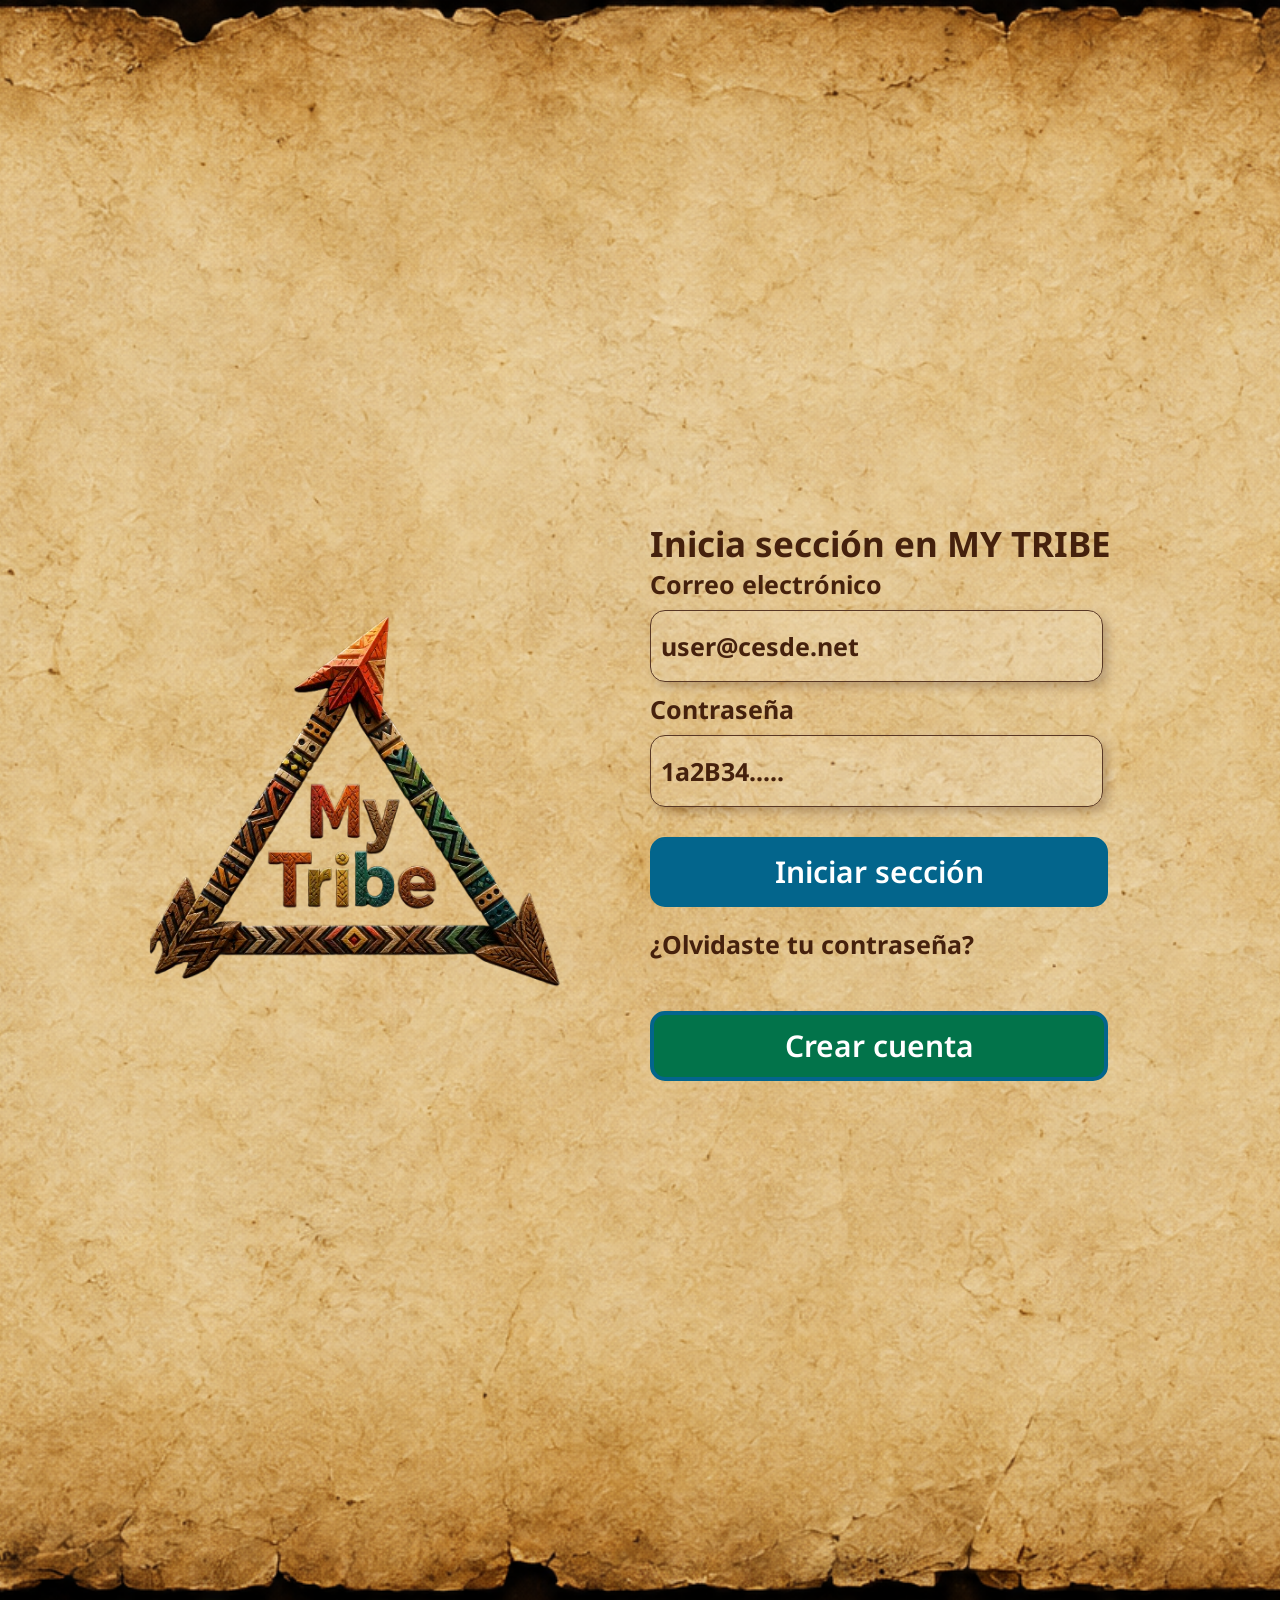
<file: index.html>
<!DOCTYPE html>
<html lang="es">
<head>
    <meta charset="UTF-8">
    <meta name="viewport" content="width=device-width, initial-scale=1.0">
    <title>My tribe</title>
    <link rel="preconnect" href="https://fonts.googleapis.com">
    <link rel="preconnect" href="https://fonts.gstatic.com" crossorigin>
    <link href="https://fonts.googleapis.com/css2?family=Noto+Sans:wdth,wght@62.5..100,100..900&display=swap" rel="stylesheet">
    <link rel="stylesheet" href="css/style-login.css">
</head>

<body>
    
    <div id="container">
        <div id="grid1">
           <div class="caja" id="logo">
                <img src="img/LOGO.png" alt="Logo de My tribe">
           </div>
           <div class="caja" id="login">
            
                <div class="campos">
                    <h1>Inicia sección en MY TRIBE</h1>
                </div>
            
                <form action="principal.html" class="formularioLogin">
                    <div class="campos">
                        <label for="email">Correo electrónico</label>
                        <input type="text" id="email" name="email" placeholder="user@cesde.net" required>
                    </div>
                    
                    <div class="campos">
                        <label for="contraseña">Contraseña</label>
                        <input type="password" id="contraseña" name="contraseña" placeholder="1a2B34....." minlength="8" required>
                    </div>
                    <div class="campos">
                        <button type="submit" class="boton">Iniciar sección</button>
                    </div>
                    
                </form>
                <div class="campos">
                    <a href="passwordRecuperacion.html">¿Olvidaste tu contraseña?</a>
                </div>
                

                
                <form action="h_u_5.html" class="formularioLogin">
                    <div class="campos">
                        <button type="submit" class="boton1">Crear cuenta</button>
                    </div>
                </form>
                
           </div>
        </div>
    </div>

</body>
</html>
</file>
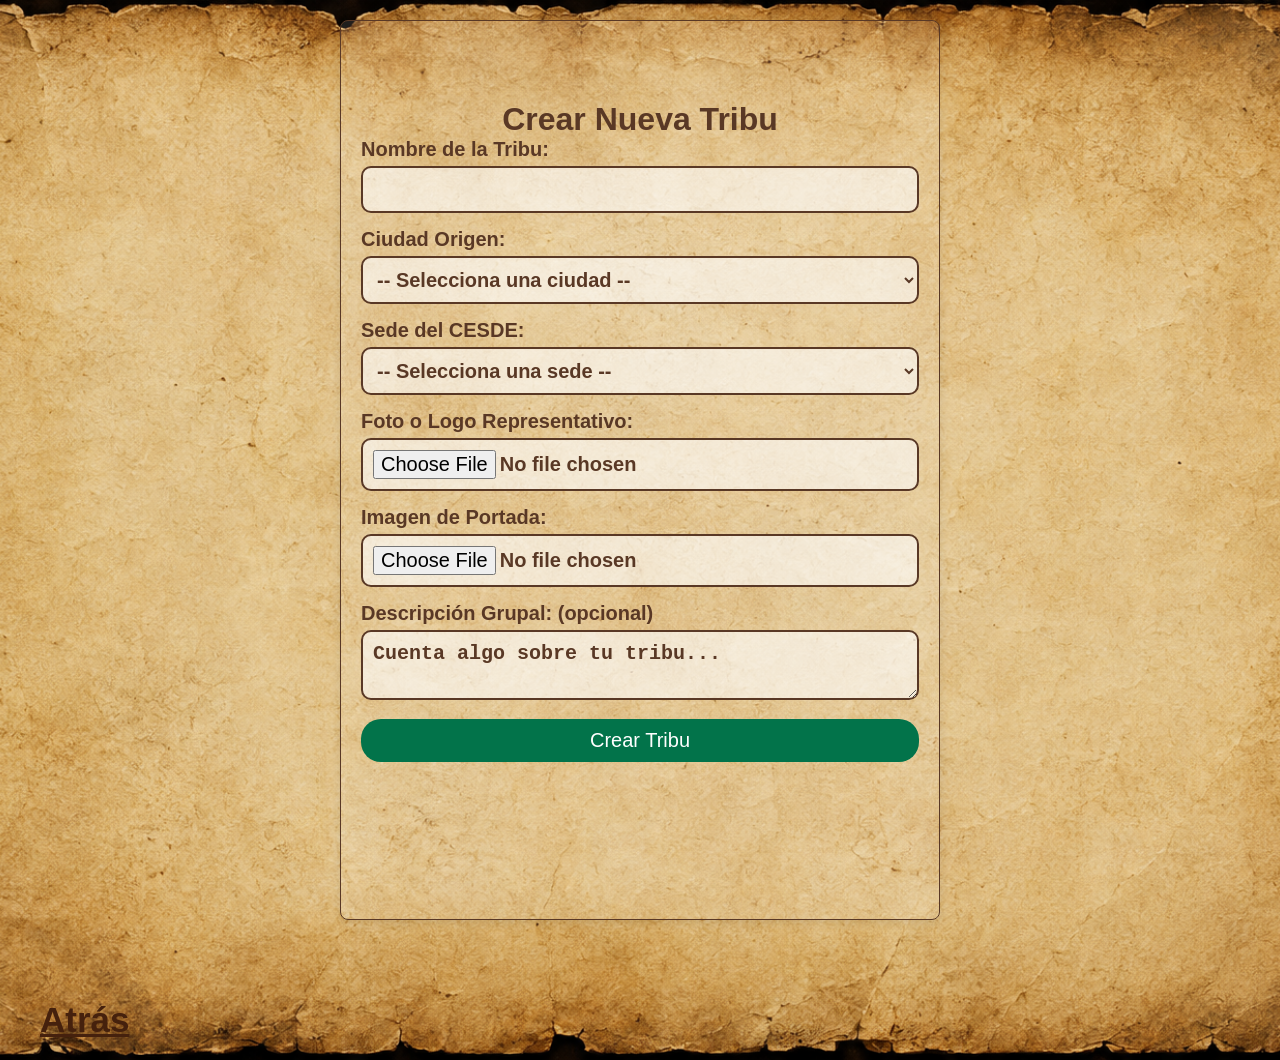
<file: crear_tribu.html>
<!DOCTYPE html>
<html lang="es">

<head>
    <meta charset="UTF-8">
    <meta name="viewport" content="width=device-width, initial-scale=1.0">
    <title>Perfil de Usuario</title>
    <link rel="stylesheet" href="css/crear una tribu.css"> <!-- Asegúrate de crear este archivo -->
</head>

<body>
    <div class="container">
        <h1>Crear Nueva Tribu</h1>
        <form action="guardar_perfil.php" method="POST" enctype="multipart/form-data">
            <div class="form-group">
                <label for="nombre">Nombre de la Tribu:</label>
                <input type="text" id="nombre" name="nombre" required>
            </div>

            <div class="form-group">
                <label for="ciudad">Ciudad Origen:</label>
                <select id="ciudad" name="ciudad" required>
                    <option value="">-- Selecciona una ciudad --</option>
                    <option value="medellin">Medellín</option>
                    <option value="bogota">Bogotá</option>
                    <option value="cali">Cali</option>
                    <option value="barranquilla">Barranquilla</option>
                    <option value="cartagena">Cartagena</option>
                    <option value="bucaramanga">Bucaramanga</option>
                    <option value="pereira">Pereira</option>
                    <option value="manizales">Manizales</option>
                    <option value="ibague">Ibagué</option>
                    <option value="santa_marta">Santa Marta</option>
                </select>
            </div>

            <div class="form-group">
                <label for="sede">Sede del CESDE:</label>
                <select id="sede" name="sede" required>
                    <option value="">-- Selecciona una sede --</option>
                    <option value="cesde_centro">CESDE Centro</option>
                    <option value="cesde_norte">CESDE Norte</option>
                    <option value="cesde_sur">CESDE Sur</option>
                    <option value="cesde_occidente">CESDE Occidente</option>
                    <option value="cesde_bello">CESDE Bello</option>
                    <option value="cesde_envigado">CESDE Envigado</option>
                    <option value="cesde_itagui">CESDE Itagüí</option>
                    <option value="cesde_rionegro">CESDE Rionegro</option>
                </select>
            </div>

            <div class="form-group">
                <label>Foto o Logo Representativo:</label>
                <div class="imagen-upload">
                    <input type="file" id="logo" name="logo" accept="image/*">
                </div>
            </div>

            <div class="form-group">
                <label>Imagen de Portada:</label>
                <div class="imagen-upload">
                    <input type="file" id="portada" name="portada" accept="image/*">
                </div>
            </div>

            <div class="form-group">
                <label for="descripcion">Descripción Grupal: <span class="opcional">(opcional)</span></label>
                <textarea id="descripcion" name="descripcion" placeholder="Cuenta algo sobre tu tribu..."></textarea>
            </div>

            <button type="submit" class="btn-crear">Crear Tribu</button>
        </form>
    </div>
    <a href="index.html">Atrás</a>
</body>

</html>
</file>
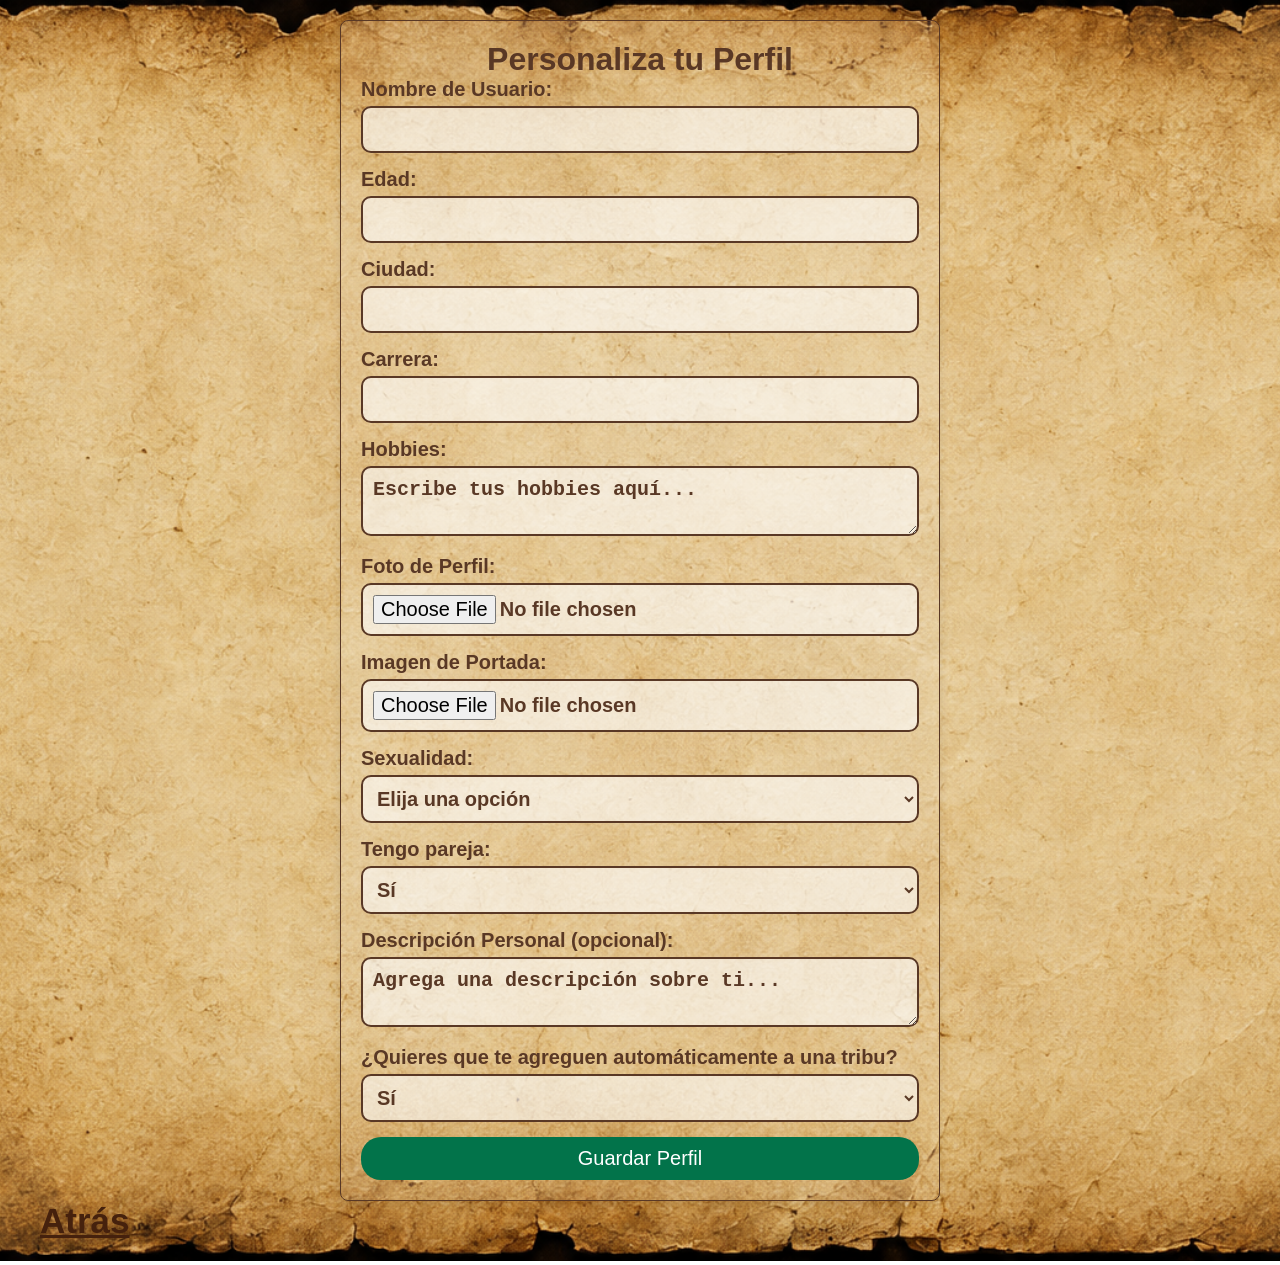
<file: h_u_5.html>
<!DOCTYPE html>
<html lang="es">

<head>
    <meta charset="UTF-8">
    <meta name="viewport" content="width=device-width, initial-scale=1.0">
    <title>Perfil de Usuario</title>
    <link rel="stylesheet" href="css/h_u_5.css"> <!-- Asegúrate de crear este archivo -->
</head>

<body>
    <div class="container">
        <h1>Personaliza tu Perfil</h1>
        <form action="guardar_perfil.php" method="POST" enctype="multipart/form-data">
            <div class="form-group">
                <label for="username">Nombre de Usuario:</label>
                <input type="text" id="username" name="username" required>
            </div>

            <div class="form-group">
                <label for="edad">Edad:</label>
                <input type="number" id="edad" name="edad" required>
            </div>

            <div class="form-group">
                <label for="ciudad">Ciudad:</label>
                <input type="text" id="ciudad" name="ciudad" required>
            </div>

            <div class="form-group">
                <label for="carrera">Carrera:</label>
                <input type="text" id="carrera" name="carrera" required>
            </div>

            <div class="form-group">
                <label for="hobbies">Hobbies:</label>
                <textarea id="hobbies" name="hobbies" placeholder="Escribe tus hobbies aquí..."></textarea>
            </div>

            <div class="form-group">
                <label for="foto-perfil">Foto de Perfil:</label>
                <input type="file" id="foto-perfil" name="foto-perfil" accept="image/*">
            </div>

            <div class="form-group">
                <label for="imagen-portada">Imagen de Portada:</label>
                <input type="file" id="imagen-portada" name="imagen-portada" accept="image/*">
            </div>

            <div class="form-group">
                <label for="sexualidad">Sexualidad:</label>
                <select id="sexualidad" name="sexualidad">
                    <option selected >Elija una opción</option>
                    <option value="heterosexual">Heterosexual</option>
                    <option value="homosexual">Homosexual</option>
                    <option value="bisexual">Bisexual</option>
                    <option value="otro">Otro</option>
                </select>
            </div>

            <div class="form-group">
                <label for="pareja">Tengo pareja:</label>
                <select class="campos" id="pareja" name="pareja">
                    <option value="sí">Sí</option>
                    <option value="no">No</option>
                    <option value="privado">Prefiero mantenerlo privado</option>
                </select>
            </div>

            <div class="form-group">
                <label for="descripcion">Descripción Personal (opcional):</label>
                <textarea id="descripcion" name="descripcion" placeholder="Agrega una descripción sobre ti..."></textarea>
            </div>

            <div class="form-group">
                <label for="tribu">¿Quieres que te agreguen automáticamente a una tribu?</label>
                <select class="campos" id="tribu" name="tribu">
                    <option value="sí">Sí</option>
                    <option value="no">No, notificar y dar autorización.</option>
                </select>
            </div>

            <button type="submit">Guardar Perfil</button>
        </form>
    </div>
    <a href="index.html">Atrás</a>
</body>

</html>
</file>
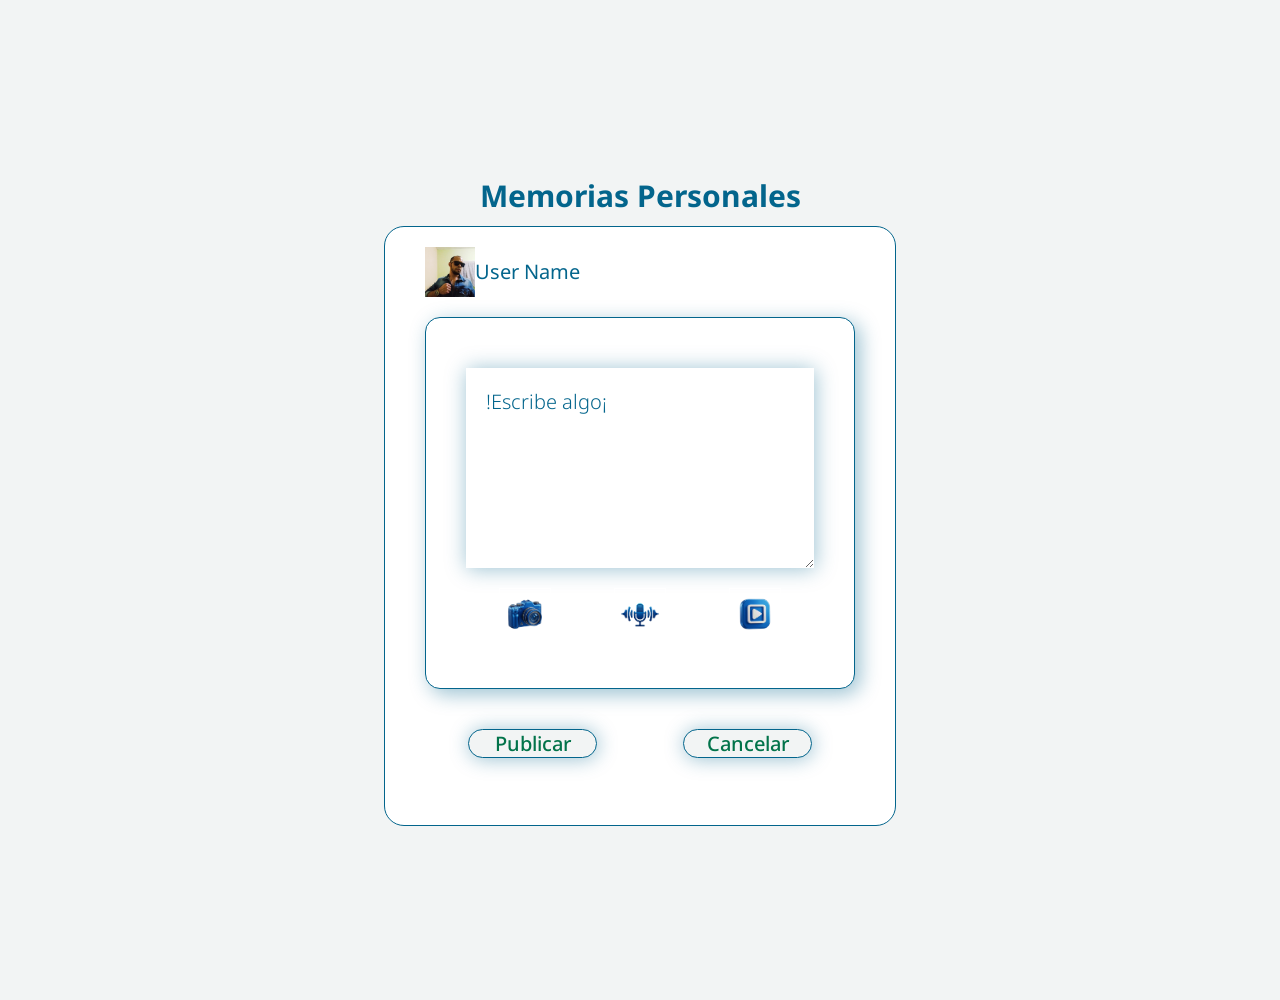
<file: HU-17.html>
<!DOCTYPE html>
<html lang="es">
<head>
    <meta charset="UTF-8">
    <meta name="viewport" content="width=device-width, initial-scale=1.0">
    <link rel="preconnect" href="https://fonts.googleapis.com">
   <link rel="preconnect" href="https://fonts.gstatic.com" crossorigin>
   <link href="https://fonts.googleapis.com/css2?family=Noto+Sans:wdth,wght@62.5..100,100..900&display=swap" rel="stylesheet">
   <link rel="stylesheet" href="/css/HU-17.css">
  
  </head>
    <title>My tribe</title>
  </head>

<body>
    <div class="container">
         
        <div id="titulo">
             <h1>Memorias Personales</h1>
        </div>

        <div id="caja">
            <div id="profile">
                <img src="img/profile.png" alt="Imagen de perfil" id="perfil" width="50px">
                <h2>User Name</h2>
            </div>

            <div id="formulario">
                <form action="#" id="form-1">
                    <div id="areaTexto">
                        <textarea name="texto-compartido" id="texto" cols="30" rows="1" placeholder="!Escribe algo¡"></textarea>
                    </div>

                    <div id="container-campos">
                        <div class="campos">
                            <label for="Fotos" title="!Sube una foto o imagen¡">
                                <img src="/img/foto.png" alt="icono de fotos" width="50px">
                            </label>
                            <input type="file" id="Fotos" accept="image/*" multiple hidden>
                        </div>
                        <div class="campos">
                            <label for="Audio" title="!Graba un audio¡">
                            <img src="/img/audio.png" alt="icono de audio" width="50px">
                            </label>
                            <input type="file" id="Audio" accept="audio/*" hidden>
                        </div>
                        <div class="campos">
                            <label for="Video" title="!Sube un video¡">
                                <img src="/img/video.png" alt="icono de video" width="50px">
                            </label> 
                            <input type="file" id="Video" accept="video/*" hidden>
                        </div>
                    </div>
                </form>
            </div>
            <div id="form-2">
                <button class="boton" form="form-1">Publicar</button>
                <a class="boton" href="#" id="cancel">Cancelar</a>
            </div>
            
        </div>
        
    </div>
</body>
</html>
</file>
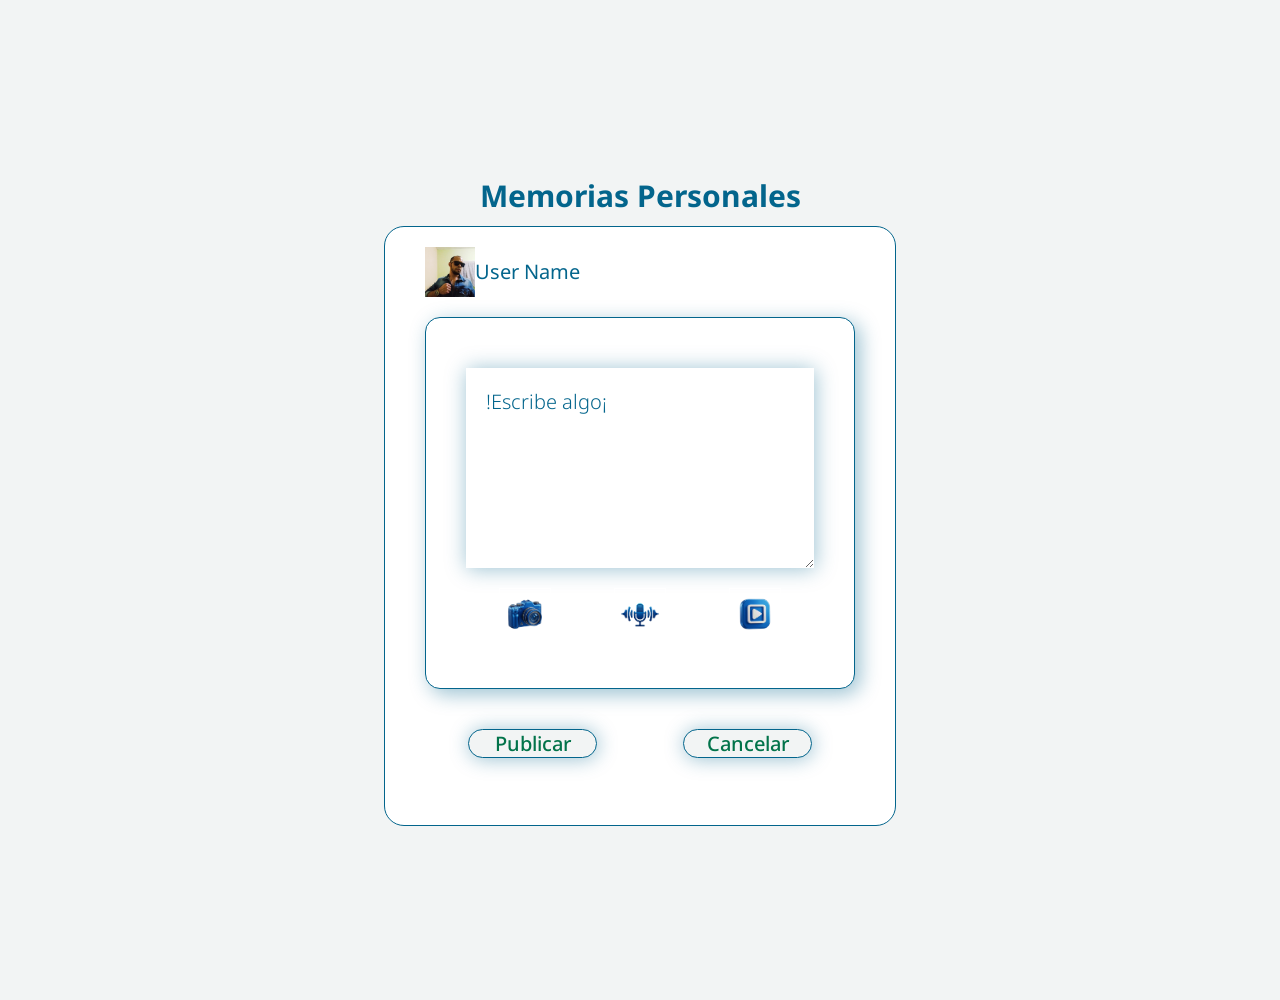
<file: HU-19.HTML>
<!DOCTYPE html>
<html lang="es">
<head>
    <meta charset="UTF-8">
    <meta name="viewport" content="width=device-width, initial-scale=1.0">
    <link rel="preconnect" href="https://fonts.googleapis.com">
   <link rel="preconnect" href="https://fonts.gstatic.com" crossorigin>
   <link href="https://fonts.googleapis.com/css2?family=Noto+Sans:wdth,wght@62.5..100,100..900&display=swap" rel="stylesheet">
   <link rel="stylesheet" href="css/HU-19.css">
  
  </head>
    <title>My tribe</title>
  </head>

<body>
    <div class="container">
         
        <div id="titulo">
             <h1>Memorias Personales</h1>
        </div>

        <div id="caja">
            <div id="profile">
                <img src="img/profile.png" alt="Imagen de perfil" id="perfil" width="50px">
                <h2>User Name</h2>
            </div>

            <div id="formulario">
                <form action="#" id="form-1">
                    <div id="areaTexto">
                        <textarea name="texto-compartido" id="texto" cols="30" rows="1" placeholder="!Escribe algo¡"></textarea>
                    </div>

                    <div id="container-campos">
                        <div class="campos">
                            <label for="Fotos" title="!Sube una foto o imagen¡">
                                <img src="img/foto.png" alt="icono de fotos" width="50px">
                            </label>
                            <input type="file" id="Fotos" accept="image/*" multiple hidden>
                        </div>
                        <div class="campos">
                            <label for="Audio" title="!Graba un audio¡">
                            <img src="img/audio.png" alt="icono de audio" width="50px">
                            </label>
                            <input type="file" id="Audio" accept="audio/*" hidden>
                        </div>
                        <div class="campos">
                            <label for="Video" title="!Sube un video¡">
                                <img src="img/video.png" alt="icono de video" width="50px">
                            </label> 
                            <input type="file" id="Video" accept="video/*" hidden>
                        </div>
                    </div>
                </form>
            </div>
            <div id="form-2">
                <button class="boton" form="form-1">Publicar</button>
                <a class="boton" href="#" id="cancel">Cancelar</a>
            </div>
            
        </div>
        
    </div>
</body>
</html>
</file>
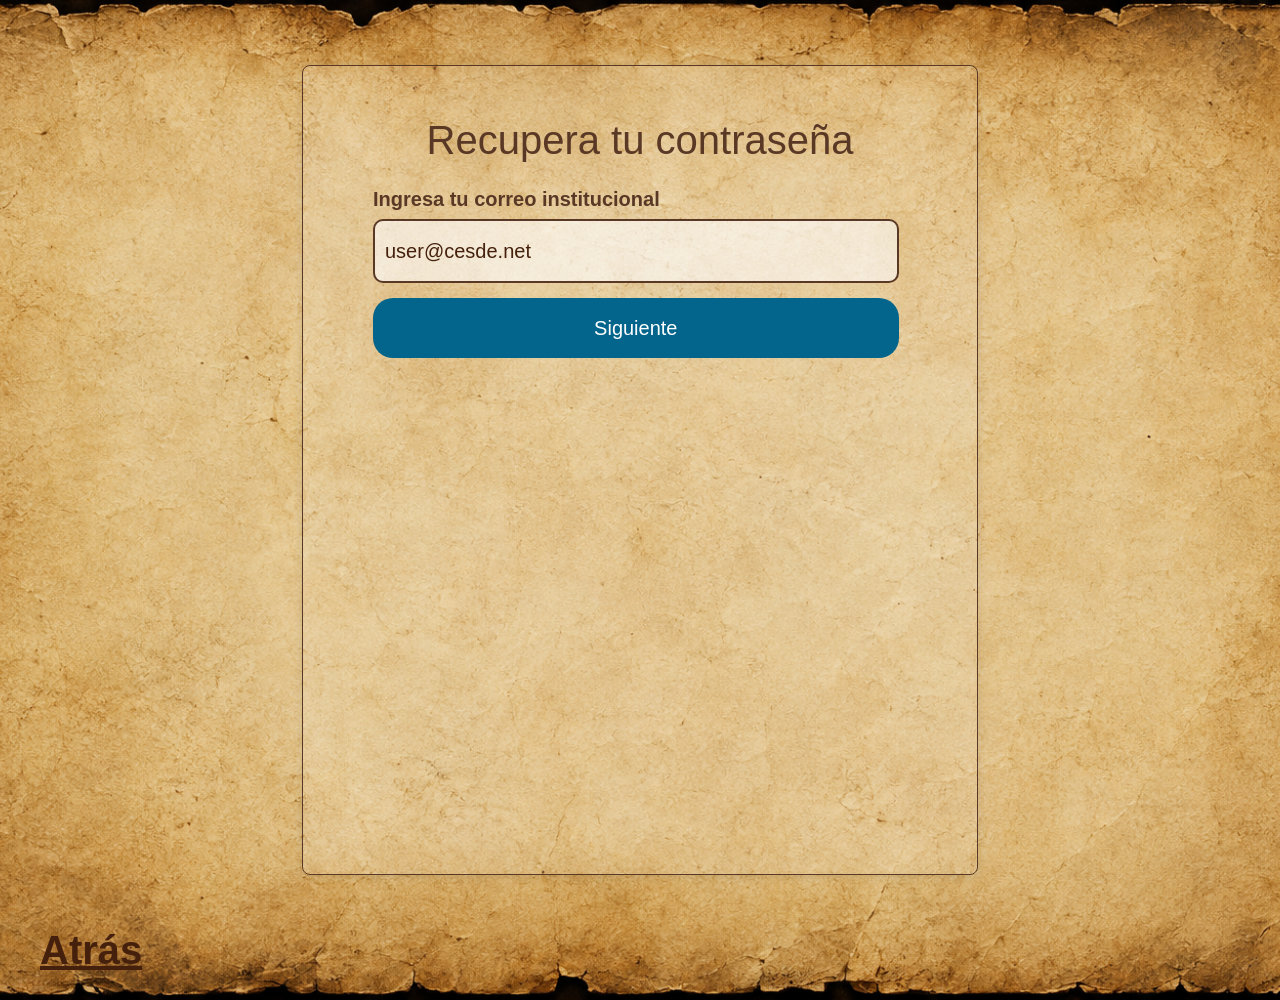
<file: passwordRecuperacion.html>
<!DOCTYPE html>
<html lang="es">

<head>
    <meta charset="UTF-8">
    <meta name="viewport" content="width=device-width, initial-scale=1.0">
    <title>Recuperación de contraseña</title>
    <link href="https://cdn.jsdelivr.net/npm/bootstrap@5.2.3/dist/css/bootstrap.min.css" rel="stylesheet"
        integrity="sha384-rbsA2VBKQhggwzxH7pPCaAqO46MgnOM80zW1RWuH61DGLwZJEdK2Kadq2F9CUG65" crossorigin="anonymous">
    <link rel="stylesheet" href="css/style-password.css"> <!-- Asegúrate de crear este archivo -->
</head>

<body>
    <div class="container">
        <div class="caja">
            <h1>Recupera tu contraseña</h1>
            <form enctype="multipart/form-data">
                <div class="form-group">
                    <label for="username">Ingresa tu correo institucional</label>
                    <input type="text" id="email" name="email" placeholder="user@cesde.net" required>
                </div>
                <button type="submit" data-bs-toggle="modal" data-bs-target="#exampleModal">Siguiente</button>
            </form>
        </div>
    </div>
    <a href="index.html">Atrás</a>



    <!-- Modal -->
    <div class="modal fade" id="exampleModal" tabindex="-1" aria-labelledby="exampleModalLabel" aria-hidden="true">
        <div class="modal-dialog">
            <div class="modal-content">
                <div class="modal-header">
                    <h1 class="modal-title fs-5" id="exampleModalLabel">Repueración de contraseña</h1>
                    <button type="button" class="btn-close" data-bs-dismiss="modal" aria-label="Close"></button>
                </div>
                <div class="modal-body">
                    <h2>Su código de recuperación de contraseña es :<span class="text-primary">123fAS//0%$</span></h2>
                </div>
                <div class="modal-footer">
                    <a href="passwordRecuperacion2.html" class="btn btn-primary" >Siguiente</a>
                </div>
            </div>
        </div>
    </div>


   

    <script src="https://cdn.jsdelivr.net/npm/bootstrap@5.2.3/dist/js/bootstrap.bundle.min.js"
        integrity="sha384-kenU1KFdBIe4zVF0s0G1M5b4hcpxyD9F7jL+jjXkk+Q2h455rYXK/7HAuoJl+0I4"
        crossorigin="anonymous"></script>
</body>

</html>
</file>
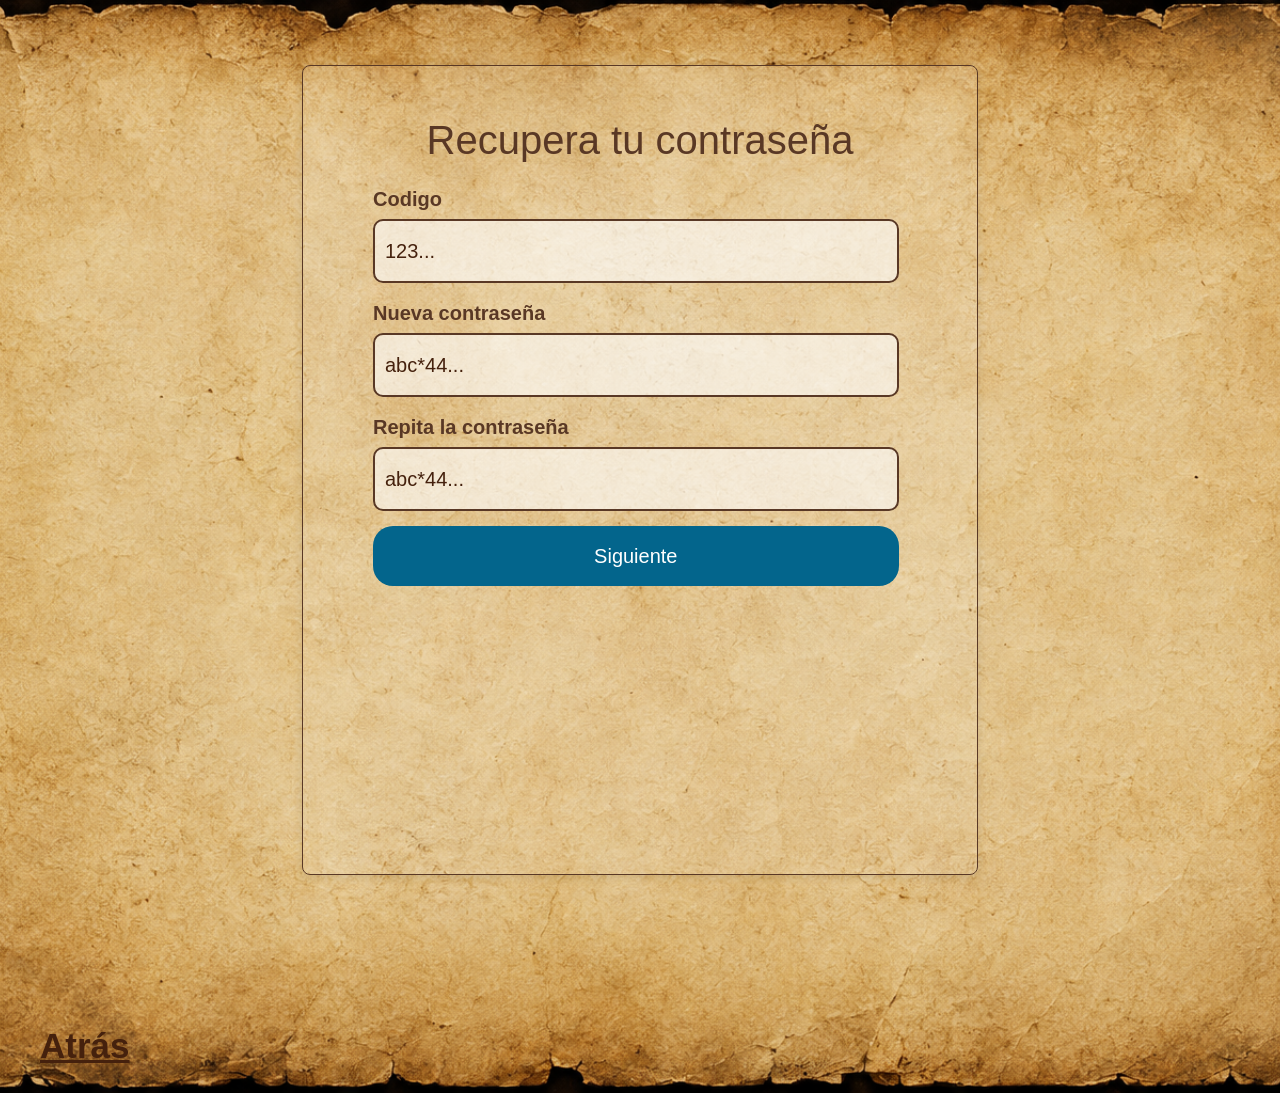
<file: passwordRecuperacion2.html>
<!DOCTYPE html>
<html lang="es">

<head>
    <meta charset="UTF-8">
    <meta name="viewport" content="width=device-width, initial-scale=1.0">
    <title>Recuperación de contraseña</title>
    <link href="https://cdn.jsdelivr.net/npm/bootstrap@5.2.3/dist/css/bootstrap.min.css" rel="stylesheet"
        integrity="sha384-rbsA2VBKQhggwzxH7pPCaAqO46MgnOM80zW1RWuH61DGLwZJEdK2Kadq2F9CUG65" crossorigin="anonymous">
    <link rel="stylesheet" href="css/style-pasword2.css"> <!-- Asegúrate de crear este archivo -->
</head>

<body>
    <div class="container">
        <div class="caja">
            <h1>Recupera tu contraseña</h1>
            <form action="index.html" enctype="multipart/form-data">
                <div class="form-group">
                    <label for="username">Codigo</label>
                    <input type="text" id="email" name="email" placeholder="123..." required>
                </div>
                 <div class="form-group">
                    <label for="username">Nueva contraseña</label>
                    <input type="text" id="email" name="email" placeholder="abc*44..." required>
                </div>
                 <div class="form-group">
                    <label for="username">Repita la contraseña</label>
                    <input type="text" id="email" name="email" placeholder="abc*44..." required>
                </div>

                <button type="submit" data-bs-toggle="modal" data-bs-target="#exampleModal">Siguiente</button>
            </form>
        </div>
    </div>
    <a href="passwordRecuperacion.html">Atrás</a>




   

    <script src="https://cdn.jsdelivr.net/npm/bootstrap@5.2.3/dist/js/bootstrap.bundle.min.js"
        integrity="sha384-kenU1KFdBIe4zVF0s0G1M5b4hcpxyD9F7jL+jjXkk+Q2h455rYXK/7HAuoJl+0I4"
        crossorigin="anonymous"></script>
</body>

</html>










<!-- <!DOCTYPE html>
<html lang="es">

<head>
    <meta charset="UTF-8">
    <meta name="viewport" content="width=device-width, initial-scale=1.0">
    <title>Recuperación de contraseña</title>
    <link rel="stylesheet" href="/css/style-pasword2.css"> 
</head>

<body>
    <div class="container">
        <div class="caja">
            <h1>Recupera tu contraseña</h1>
            <form action="principal.html"  enctype="multipart/form-data">
                <div class="form-group">
                    <label for="username">Codigo</label>
                    <input type="text" id="email" name="email" placeholder="123..." required>
                </div>
                <div class="form-group">
                    <label for="username">Nueva contraseña</label>
                    <input type="text" id="email" name="email" placeholder="abc*44..." required>
                </div>
                <div class="form-group">
                    <label for="username">Repita la contraseña</label>
                    <input type="text" id="email" name="email" placeholder="abc*44..." required>
                </div>
                <button type="submit">Guardar</button>
            </form>
        </div>
    </div>
    <a href="passwordRecuperacion.html">Atrás</a>
</body>

</html> -->
</file>
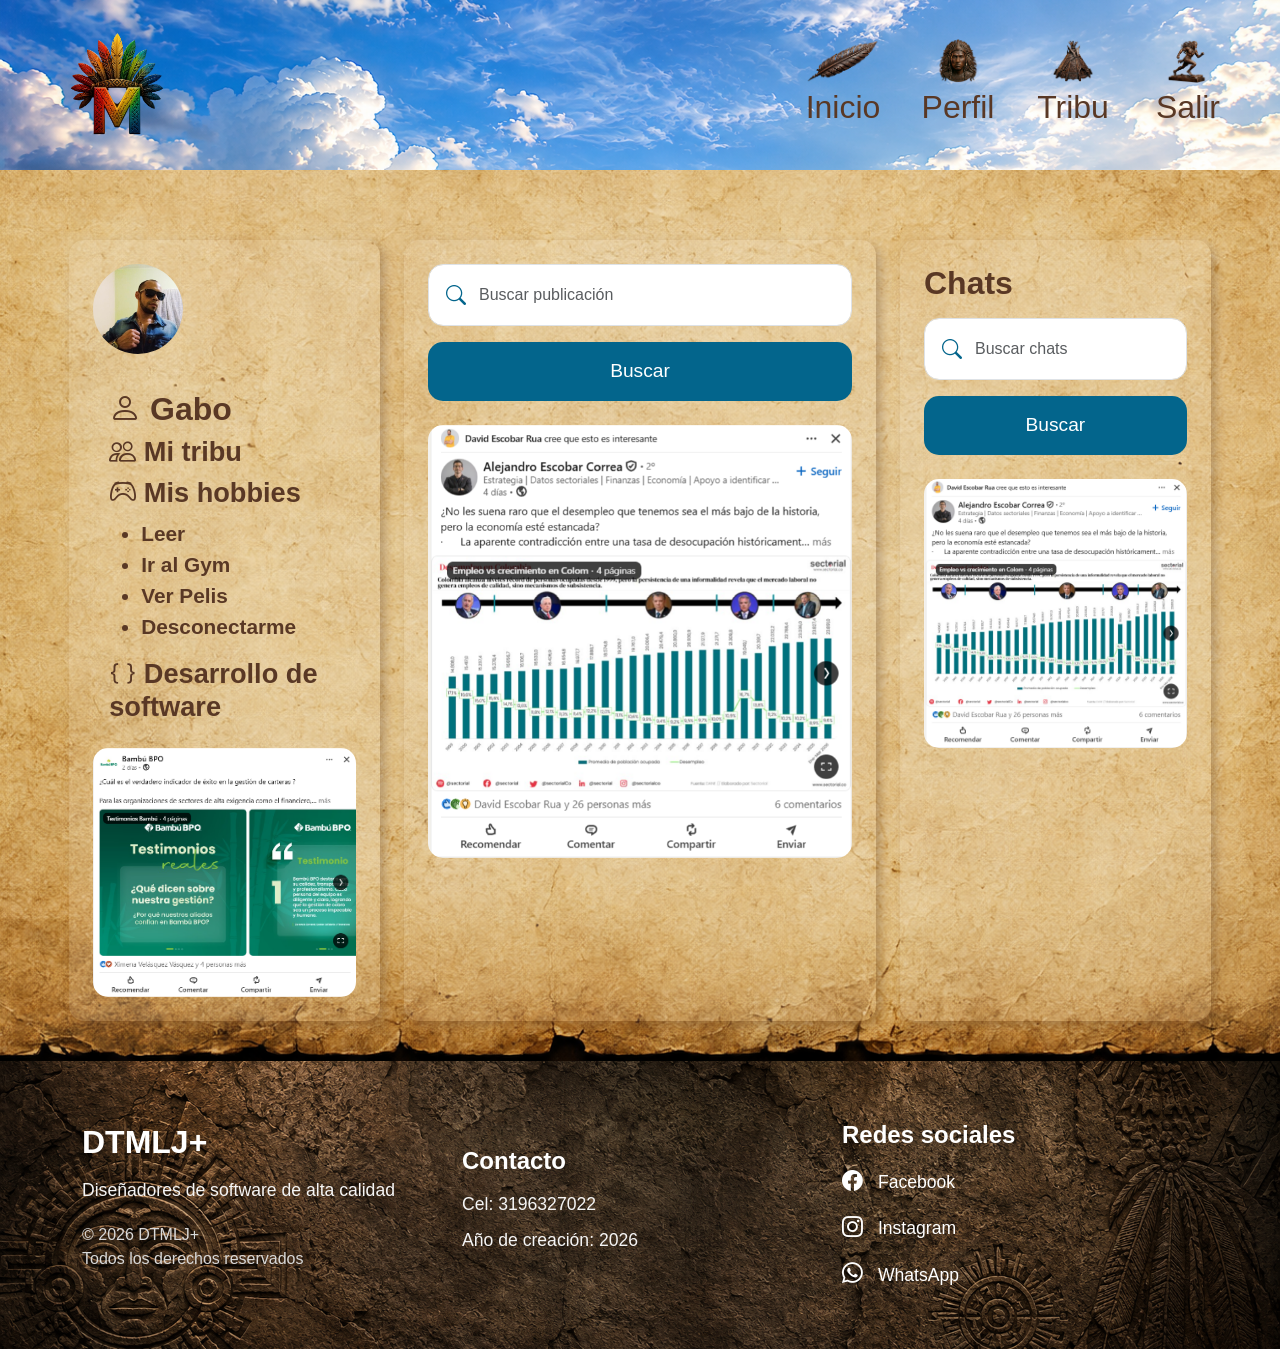
<file: principal.html>
<!doctype html>
<html lang="es">

<head>

    <meta charset="utf-8">
    <meta name="viewport" content="width=device-width, initial-scale=1">

    <title>My Tribe</title>

    <link href="https://cdn.jsdelivr.net/npm/bootstrap@5.2.3/dist/css/bootstrap.min.css"
        rel="stylesheet">

    <link rel="stylesheet"
        href="https://cdn.jsdelivr.net/npm/bootstrap-icons@1.13.1/font/bootstrap-icons.min.css">
    <link rel="stylesheet" href="css/stylePrincipal.css">

</head>

<body>

    <!-- HEADER -->

    <header>

        <div class="container-fluid">

            <div class="header-contenedor">

                <!-- LOGO -->

                <div class="logo-contenedor">

                    <img src="img/LogoSmal.png"
                        alt="Logo de My Tribe"
                        id="imagen">

                </div>

                <!-- NAV -->

                <nav class="nav-contenedor">

                    <ul class="menu-responsive">

                        <li class="nav-item">

                            <a href="#">
                                <img src="img/inicio.png"
                                    alt="Inicio">
                            </a>

                            <a href="principal.html">
                                Inicio
                            </a>

                        </li>

                        <li class="nav-item">

                            <a href="#">
                                <img src="img/Perfil.png"
                                    alt="Perfil">
                            </a>

                            <a href="#">
                                Perfil
                            </a>

                        </li>

                        <li class="nav-item">

                            <a href="#">
                                <img src="img/Tribu.png"
                                    alt="Tribu">
                            </a>

                            <a href="#">
                                Tribu
                            </a>

                        </li>

                        <li class="nav-item">

                            <a href="index.html">
                                <img src="img/salir.png"
                                    alt="Salir">
                            </a>

                            <a href="index.html">
                                Salir
                            </a>

                        </li>

                    </ul>

                </nav>

            </div>

        </div>

    </header>

    <!-- MAIN -->

    <main>

        <div class="container-fluid">

            <div class="row g-4 justify-content-center">

                <!-- COLUMNA IZQUIERDA -->

                <div class="col-12 col-lg-3">

                    <div class="card fondo tarjeta-responsive p-4">

                        <img src="img/profile.png"
                            alt="Imagen de perfil"
                            class="profile-img rounded-circle">

                        <div class="card-body">

                            <h3>
                                <i class="bi bi-person"></i>
                                Gabo
                            </h3>

                            <h4>
                                <i class="bi bi-people"></i>
                                Mi tribu
                            </h4>

                            <h4>
                                <i class="bi bi-controller"></i>
                                Mis hobbies
                            </h4>

                            <ul>
                                <li>Leer</li>
                                <li>Ir al Gym</li>
                                <li>Ver Pelis</li>
                                <li>Desconectarme</li>
                            </ul>

                            <h4>
                                <i class="bi bi-braces"></i>
                                Desarrollo de software
                            </h4>

                        </div>

                        <div id="carouselLeft"
                            class="carousel slide"
                            data-bs-ride="carousel">

                            <div class="carousel-inner">

                                <div class="carousel-item active">
                                    <img src="img/img1.png"
                                        class="d-block w-100"
                                        alt="Imagen">
                                </div>

                                <div class="carousel-item">
                                    <img src="img/img2.png"
                                        class="d-block w-100"
                                        alt="Imagen">
                                </div>

                                <div class="carousel-item">
                                    <img src="img/img3.png"
                                        class="d-block w-100"
                                        alt="Imagen">
                                </div>

                            </div>

                        </div>

                    </div>

                </div>

                <!-- COLUMNA CENTRO -->

                <div class="col-12 col-lg-5">

                    <div class="card fondo tarjeta-responsive p-4">

                        <form>

                            <div class="contenedor-input mb-3">

                                <i class="bi bi-search icono"></i>

                                <input type="text"
                                    class="form-control"
                                    placeholder="Buscar publicación">

                            </div>

                            <button class="btn boton">
                                Buscar
                            </button>

                        </form>

                        <div id="carouselCenter"
                            class="carousel slide mt-4"
                            data-bs-ride="carousel">

                            <div class="carousel-inner">

                                <div class="carousel-item active">
                                    <img src="img/img5.png"
                                        class="d-block w-100"
                                        alt="Imagen">
                                </div>

                                <div class="carousel-item">
                                    <img src="img/img4.png"
                                        class="d-block w-100"
                                        alt="Imagen">
                                </div>

                                <div class="carousel-item">
                                    <img src="img/img2.png"
                                        class="d-block w-100"
                                        alt="Imagen">
                                </div>

                            </div>

                        </div>

                    </div>

                </div>

                <!-- COLUMNA DERECHA -->

                <div class="col-12 col-lg-3">

                    <div class="card fondo tarjeta-responsive p-4">

                        <h3 class="mb-3">
                            Chats
                        </h3>

                        <form>

                            <div class="contenedor-input mb-3">

                                <i class="bi bi-search icono"></i>

                                <input type="text"
                                    class="form-control"
                                    placeholder="Buscar chats">

                            </div>

                            <button class="btn boton">
                                Buscar
                            </button>

                        </form>

                        <div id="carouselRight"
                            class="carousel slide mt-4"
                            data-bs-ride="carousel">

                            <div class="carousel-inner">

                                <div class="carousel-item active">
                                    <img src="img/img5.png"
                                        class="d-block w-100"
                                        alt="Imagen">
                                </div>

                                <div class="carousel-item">
                                    <img src="img/img4.png"
                                        class="d-block w-100"
                                        alt="Imagen">
                                </div>

                                <div class="carousel-item">
                                    <img src="img/img3.png"
                                        class="d-block w-100"
                                        alt="Imagen">
                                </div>

                            </div>

                        </div>

                    </div>

                </div>

            </div>

        </div>

    </main>

    <!-- FOOTER -->

    <footer class="footer">

    <div class="container">

        <div class="row text-center text-lg-start align-items-center">

            <!-- INFORMACIÓN -->

            <div class="col-12 col-lg-4 mb-4 mb-lg-0">

                <h3 class="footer-titulo">
                    DTMLJ+
                </h3>

                <p class="footer-texto">
                    Diseñadores de software de alta calidad
                </p>

                <p class="footer-copy">
                    © 2026 DTMLJ+ <br>
                    Todos los derechos reservados
                </p>

            </div>

            <!-- CONTACTO -->

            <div class="
             col-12 
             
             col-lg-4 
             mb-4
             

             
             mb-lg-0">

                <h4 class="footer-subtitulo">
                    Contacto
                </h4>

                <p class="footer-texto">
                    Cel: 3196327022
                </p>

                <p class="footer-texto">
                    Año de creación: 2026
                </p>

            </div>

            <!-- REDES -->

            <div class="col-12 col-lg-4">

                <h4 class="footer-subtitulo">
                    Redes sociales
                </h4>

                <div class="redes">

                    <a href="https://facebook.com"
                        target="_blank"
                        class="red-social">

                        <i class="bi bi-facebook"></i>
                        Facebook

                    </a>

                    <a href="https://instagram.com"
                        target="_blank"
                        class="red-social">

                        <i class="bi bi-instagram"></i>
                        Instagram

                    </a>

                    <a href="https://wa.me/573196327022"
                        target="_blank"
                        class="red-social">

                        <i class="bi bi-whatsapp"></i>
                        WhatsApp

                    </a>

                </div>

            </div>

        </div>

    </div>

</footer>

    <script src="https://cdn.jsdelivr.net/npm/bootstrap@5.2.3/dist/js/bootstrap.bundle.min.js"></script>

</body>

</html>
</file>
<file: css/style-login.css>
html {
  box-sizing: border-box;
}
*, *:before, *:after {
  box-sizing: inherit;
}

*{
    margin: 0;
    padding: 0;
    font-family: "Noto Sans", sans-serif;
    font-optical-sizing: auto;
    font-weight:300;
    font-style: normal;
}

body{
    background-image:url("../img/backmain.png");
    background-repeat:no-repeat;
    background-size:cover;
    background-position:center;
    
}

a{
    text-decoration: none;
}

button{
    cursor: pointer;
}


#container{
    width:90%;
    height: 1600px;
    margin: 0 auto;
    display: flex;
    justify-content: center;
  
}


#grid1{
    width: 100%;
    display: grid;
    gap:20px;

}

 @media(min-width:1024px){
    #grid1{
        grid-template-columns: repeat(2,1fr);
        grid-template-rows: 1fr ;
    }



 }

 @media(max-width:1024px){
    #container{
       
        grid-template-columns: minmax(0,500px);
        grid-template-rows: repeat(2,200px) ;
     
    }

    #logo img{
    width: 100%;
    }
     
    .campos{
        display: flex;
        flex-direction: column;
        align-items: center;
    }

   #login .campos h1{
    text-align: center;
   }
    
   
}  


.caja{
    width: 100%;
}

#logo{
    display: flex;
    justify-content: center;
    align-items: center;
}

#logo img{
    width: 80%;
}


#login{
    display: flex;
    flex-direction: column;
    justify-content: center;
}



#login h1{
    font-size:35px;
    text-align: left;
    color:#45210d;
    font-weight: bold;
}


.formularioLogin{
    width: 100%;
    display: flex;
    flex-direction: column;
   
}

.campos label{
    font-size: 25px;
    color:#45210d;
    font-weight: bold;
    display: block;
    margin-bottom: 9px;
    
}




.campos input{
    width: 80%;
    padding:18px 10px ;
    margin-bottom: 10px;
    font-size: 25px;
    font-weight: bold;
    color:#45210d;
    background-color:rgba(255,255,255,.1);
    box-shadow:
    5px 5px 10px rgba(89,56,37,.3);
    border: 1px solid #593825;
    border-radius:15px;
    cursor: pointer;
    transition: transform .3s ease, border .3s ease;


}

input::placeholder{
    color:#45210d;
   
}

input:hover{
 transform: scale(1.03);
}

input:focus{
 border:2px solid #45210d;
}

#login a{
    font-size: 25px;
    color:#45210d;
    text-align:left;
    display: block;
    font-weight:bold;
} 



.boton{
    width: 81%;
    height: 70px;
    border:3px solid #03658C;
    border-radius: 15px;
    background-color: #03658C;
    display: block;
    margin:20px 0;
    font-size: 30px;
    font-weight: 600;
    color:white;
    transition: .3s;
} 




.boton1{
    width: 81%;
    height: 70px;
    border:4px solid #03658C;
    border-radius: 15px;
    background-color: #02734A;
    display: block;
    margin-top: 50px;
    font-size: 30px;
    font-weight: 600;
    color:white;
    transition: .3s;
}

.boton1:hover{
  transform: scale(1.03);

}

.boton:hover{
     transform: scale(1.03);
}
</file>
<file: css/crear una tribu.css>
*{
    margin:0;
    padding: 0;
}

html {
  box-sizing: border-box;
}

*, *:before, *:after {
  box-sizing: inherit;
}


/* styles.css */

/* Establecer estilos generales y de fondo */
body {
    font-family: Arial, sans-serif;
     background-image:url("../img/backmain.png");
    background-repeat:no-repeat;
    background-size:cover;
    background-position:center;
    margin: 0;
    padding: 20px;
    color: #333333;
     min-height:100vh;
}

a{
    font-size: 35px;
    font-weight: bold;
    color:#45210d;
}

.container {
    max-width: 600px;
    height: 900px;
    margin: auto;
    margin-bottom: 80px;
    padding: 20px;
    background-color: rgba(255, 255, 255,0.1);
    border: 1px solid #593825;
    border-radius: 8px;
    box-shadow: 0 2px 10px rgba(0, 0, 0, 0.1);
}

/* Estilos para encabezados */
h1 {
    text-align: center;
    color: #593825;
    padding-top: 60px;
}

/* Estilos para los grupos de formulario */
.form-group {
    margin-bottom: 15px;
}

label {
    display: block;
    margin-bottom: 5px;
    font-weight: bold;
    color:#593825;
    font-size: 20px;
}

/* Estilos para inputs y selects */
input[type="text"],
input[type="number"],
input[type="file"],
textarea,
select {
    width:100%;
    padding: 10px;
    border: 2px solid #593825;
    border-radius: 10px;
    background-color: rgba(255, 255, 255,0.6);
    transition: border-color 0.3s;
    font-size: 20px;
    color:#593825;
    font-weight: bold;
}



input[type="text"]:focus,
input[type="number"]:focus,
textarea:focus,
select:focus {
    border: 3px solid #593825;
    background-color: rgba(255, 255, 255,0.1);
    outline: none;
}

textarea::placeholder{
    color:#593825;
}

/* Estilos para el botón de enviar */
button {
    background-color: #02734A;
    color: white;
    border: none;
    padding: 10px 15px;
    border-radius: 20px;
    cursor: pointer;
    font-size: 20px;
    transition: background-color 0.3s;
    width: 100%;
}

button:hover {
    background-color: #0C5944; /* Un tono más oscuro de verde */
}

a{
    margin-left: 20px;
    
  
}

@media(max-width:400px){

    a{
       
         margin-left: 115px;
         
    }
    
}
</file>
<file: css/h_u_5.css>
*{
    margin:0;
    padding: 0;
}

html {
  box-sizing: border-box;
}

*, *:before, *:after {
  box-sizing: inherit;
}


/* styles.css */

/* Establecer estilos generales y de fondo */
body {
    font-family: Arial, sans-serif;
     background-image:url("../img/backmain.png");
    background-repeat:no-repeat;
    background-size:cover;
    background-position:center;
    margin: 0;
    padding: 20px;
    color: #333333;
     min-height:100vh;
}



.container {
    max-width: 600px;
    margin: auto;
    padding: 20px;
    background-color: rgba(255, 255, 255,0.1);
    border: 1px solid #593825;
    border-radius: 8px;
    box-shadow: 0 2px 10px rgba(0, 0, 0, 0.1);
}

/* Estilos para encabezados */
h1 {
    text-align: center;
    color: #593825;
}

/* Estilos para los grupos de formulario */
.form-group {
    margin-bottom: 15px;
}

label {
    display: block;
    margin-bottom: 5px;
    font-weight: bold;
    color:#593825;
    font-size: 20px;
}

/* Estilos para inputs y selects */
input[type="text"],
input[type="number"],
input[type="file"],
textarea,
select {
    width:100%;
    padding: 10px;
    border: 2px solid #593825;
    border-radius: 10px;
    background-color: rgba(255, 255, 255,0.6);
    transition: border-color 0.3s;
    font-size: 20px;
    color:#593825;
    font-weight: bold;
}



input[type="text"]:focus,
input[type="number"]:focus,
textarea:focus,
select:focus {
    border: 3px solid #593825;
    background-color: rgba(255, 255, 255,0.1);
    outline: none;
}

textarea::placeholder{
    color:#593825;
}

/* Estilos para el botón de enviar */
button {
    background-color: #02734A;
    color: white;
    border: none;
    padding: 10px 15px;
    border-radius: 20px;
    cursor: pointer;
    font-size: 20px;
    transition: background-color 0.3s;
    width: 100%;
}

button:hover {
    background-color: #0C5944; /* Un tono más oscuro de verde */
}

a{
    font-size: 35px;
    font-weight: bold;
    color:#45210d;
    margin-left: 20px;
}

@media(max-width:400px){

    a{
       
         margin-left: 95px;
         
    }
    
}
</file>
<file: css/HU-17.css>
*{
    margin:0;
    padding: 0;
    font-family: "Noto Sans", sans-serif;
    font-optical-sizing: auto;
    font-weight:300;
    font-style: normal;
}

html{
    box-sizing: border-box;
}

*, *:before, *:after{
    box-sizing: inherit;
}


body{
    background-color: #f2f4f4;
}

.container{
    width: 80%;
    height: 1000px;
    margin: 0 auto; 
    display: flex;
    flex-direction: column;
    justify-content: center;
    gap:10px;
    align-items: center;
}


#titulo h1{
     font-size: 30px;
    font-weight:bold;
    color:#03658C;
    text-align: center;
}

#caja{
     width: 50%;
     height: 600px;
     padding-top:20px;
     padding-bottom: 100px;
     padding-left: 40px;
     padding-right: 40px;
     margin: 0 auto;
     border: 1px solid  #03658C ;
     border-radius: 20px;
     display: flex;
     flex-direction: column;
     align-items: center;
     gap:20px;
     background-color: white;
}

#profile{
    width: 100%;
    display: flex;
    justify-content: flex-start;
    align-items: center;
}

#profile h2{
    font-size: 20px;
    font-weight: 400;
    color:#03658C;
}

#formulario{
    width: 100%;
    height:450px ;
    padding: 50px 10px;
    display: flex;
    justify-content: center;
    border: 1px solid #03658C;
    border-radius: 15px;
    background-color: white;
    box-shadow: 5px 5px 20px rgba(3, 101, 140, 0.4);
}

#formulario form{
    width: 100%;
    display: flex;
    flex-direction: column;
    justify-content:center;
    gap: 20px;
    align-items: center;
}

#areaTexto{
    width: 95%;
    display: flex;
    justify-content: center;
    align-items: center;
}

#areaTexto textarea{
    width: 90%;
    height: 200px;
    padding: 20px;
    border:none;
    box-shadow: 1px 1px 20px rgba(3, 101, 140, 0.4);
    color:#03658C;
    font-size: 20px;

   
}

textarea::placeholder{
    color:#03658C;
    font-size: 20px;
   
}


#container-campos{
    width: 100%;
    display: flex;
    justify-content: space-evenly;
}

.campos{
    height: 50px;
    border: 1px solid rgba(255, 255, 255,0.9);
}

.campos label{
    cursor: pointer;
}

#form-2{
    width: 100%;
    height: 150px;
    display: flex;
    margin-top: 20px;
    justify-content: space-around;
}

.boton{
    width: 30%;
    padding: 15px, 10px;
    border:1px solid #03658C;
    background-color: #f2f4f4;
    border-radius: 20px;
    cursor: pointer;
    color:#02734A;
    font-size: 20px;
    font-weight:500;
     box-shadow: 1px 1px 20px rgba(3, 101, 140, 0.4);

}


a{
    text-decoration: none;
    text-align: center;
     
}


@media(max-width:1024px){

 #caja{
    width: 100%;
 }

 #form-2{
    flex-direction: column;
    
 }

 .boton{
    width: 100%;
    margin-bottom: 15px;
 }

}
</file>
<file: css/HU-19.css>
*{
    margin:0;
    padding: 0;
    font-family: "Noto Sans", sans-serif;
    font-optical-sizing: auto;
    font-weight:300;
    font-style: normal;
}

html{
    box-sizing: border-box;
}

*, *:before, *:after{
    box-sizing: inherit;
}


body{
    background-color: #f2f4f4;
}

.container{
    width: 80%;
    height: 1000px;
    margin: 0 auto; 
    display: flex;
    flex-direction: column;
    justify-content: center;
    gap:10px;
    align-items: center;
}


#titulo h1{
     font-size: 30px;
    font-weight:bold;
    color:#03658C;
    text-align: center;
}

#caja{
     width: 50%;
     height: 600px;
     padding-top:20px;
     padding-bottom: 100px;
     padding-left: 40px;
     padding-right: 40px;
     margin: 0 auto;
     border: 1px solid  #03658C ;
     border-radius: 20px;
     display: flex;
     flex-direction: column;
     align-items: center;
     gap:20px;
     background-color: white;
}

#profile{
    width: 100%;
    display: flex;
    justify-content: flex-start;
    align-items: center;
}

#profile h2{
    font-size: 20px;
    font-weight: 400;
    color:#03658C;
}

#formulario{
    width: 100%;
    height:450px ;
    padding: 50px 10px;
    display: flex;
    justify-content: center;
    border: 1px solid #03658C;
    border-radius: 15px;
    background-color: white;
    box-shadow: 5px 5px 20px rgba(3, 101, 140, 0.4);
}

#formulario form{
    width: 100%;
    display: flex;
    flex-direction: column;
    justify-content:center;
    gap: 20px;
    align-items: center;
}

#areaTexto{
    width: 95%;
    display: flex;
    justify-content: center;
    align-items: center;
}

#areaTexto textarea{
    width: 90%;
    height: 200px;
    padding: 20px;
    border:none;
    box-shadow: 1px 1px 20px rgba(3, 101, 140, 0.4);
    color:#03658C;
    font-size: 20px;

   
}

textarea::placeholder{
    color:#03658C;
    font-size: 20px;
   
}


#container-campos{
    width: 100%;
    display: flex;
    justify-content: space-evenly;
}

.campos{
    height: 50px;
    border: 1px solid rgba(255, 255, 255,0.9);
}

.campos label{
    cursor: pointer;
}

#form-2{
    width: 100%;
    height: 150px;
    display: flex;
    margin-top: 20px;
    justify-content: space-around;
}

.boton{
    width: 30%;
    padding: 15px, 10px;
    border:1px solid #03658C;
    background-color: #f2f4f4;
    border-radius: 20px;
    cursor: pointer;
    color:#02734A;
    font-size: 20px;
    font-weight:500;
     box-shadow: 1px 1px 20px rgba(3, 101, 140, 0.4);

}


a{
    text-decoration: none;
    text-align: center;
     
}


@media(max-width:1024px){

 #caja{
    width: 100%;
 }

 #form-2{
    flex-direction: column;
    
 }

 .boton{
    width: 100%;
    margin-bottom: 15px;
 }

}
</file>
<file: css/style-password.css>
*{
    margin:0;
    padding: 0;
}

html {
  box-sizing: border-box;
}

*, *:before, *:after {
  box-sizing: inherit;
}


/* styles.css */

/* Establecer estilos generales y de fondo */
body {
    font-family: Arial, sans-serif;
    background-image:url("../img/backmain.png");
    background-repeat:no-repeat;
    background-size:cover;
    background-position:center;
    margin: 0;
    padding: 20px;
    color: #333333;
    min-height:100vh;
    display: flex;
    flex-direction: column;
    
}

a{
    font-size: 40px;
    font-weight: bold;
    color:#45210d;
    margin-left: 20px;
}

.container {
    max-width: 700px;
    height: 900px;
    margin:auto;
    display: flex;
    justify-content: center;
    align-items: center;
    
}


.caja{
    padding: 50px 20px;
    width: 100%;
    height: 90%;
    background-color: rgba(255, 255, 255,0.1);
    border: 1px solid #593825;
    border-radius: 8px;
    box-shadow: 0 2px 10px rgba(0, 0, 0, 0.1);
    display: flex;
    flex-direction: column;

}

/* Estilos para encabezados */
h1 {
    text-align: center;
    color: #593825;
    margin-bottom: 20px;
}

/* Estilos para los grupos de formulario */
.form-group {
    margin-bottom: 15px;
    
}

form{
    padding-left: 50px;
}



label {
    display: block;
    margin-bottom: 5px;
    font-weight: bold;
    font-size: 20px;
    color:#593825;
}



/* Estilos para inputs y selects */
input {
    width:90%;
    padding: 15px 10px;
    border: 2px solid #593825;
    border-radius: 10px;
    background-color: rgba(255, 255, 255,0.6);
    transition: border-color 0.3s,transform .3s ease;
    font-size: 20px;
}

input::placeholder{
    color:#45210d;
   
}

input:focus{
    border: 3px solid #593825;
    background-color: rgba(255, 255, 255,0.1);
    outline: none;
}

input:hover{
     transform: scale(1.02);
}

/* Estilos para el botón de enviar */
button {
    background-color: #03658C;
    color: white;
    border: none;
    padding: 15px;
    border-radius: 20px;
    cursor: pointer;
    font-size: 20px;
    transition: background-color 0.3s;
    width: 90%;
    transition: .3s;
}



button:hover {
    background-color: #04435b;
    transform: scale(1.02);
}


.modal-footer{
    margin-right: 30px;
}


@media(max-width:400px){

    input{
        width: 90%;
    
    }

    form{
        padding-left: 15px;
    }

      a{
       
         margin-left: 115px;
         
    }
}
</file>
<file: css/style-pasword2.css>
*{
    margin:0;
    padding: 0;
}

html {
  box-sizing: border-box;
}

*, *:before, *:after {
  box-sizing: inherit;
}


/* styles.css */

/* Establecer estilos generales y de fondo */
body {
    font-family: Arial, sans-serif;
    background-image:url("../img/backmain.png");
    background-repeat:no-repeat;
    background-size:cover;
    background-position:center;
    margin: 0;
    padding: 20px;
    color: #333333;
    min-height:100vh;
    display: flex;
    flex-direction: column;
    
}



.container {
    max-width: 700px;
    height: 900px;
    display: flex;
    justify-content: center;
    align-items: center;
    
}


.caja{
    padding: 50px 20px;
    width: 100%;
    height: 90%;
    background-color: rgba(255, 255, 255,0.1);
    border: 1px solid #593825;
    border-radius: 8px;
    box-shadow: 0 2px 10px rgba(0, 0, 0, 0.1);


}

/* Estilos para encabezados */
h1 {
    text-align: center;
    color: #593825;
    margin-bottom: 20px;
}

/* Estilos para los grupos de formulario */
.form-group {
    margin-bottom: 15px;
    
}

form{
    padding-left: 50px;
}



label {
    display: block;
    margin-bottom: 5px;
    font-weight: bold;
    font-size: 20px;
    color:#593825;
}



/* Estilos para inputs y selects */
input {
    width:90%;
    padding: 15px 10px;
    border: 2px solid #593825;
    border-radius: 10px;
    background-color: rgba(255, 255, 255,0.6);
    transition: border-color 0.3s,transform .3s ease;
    font-size: 20px;
}

input::placeholder{
    color:#45210d;
   
}

input:focus{
    border: 3px solid #593825;
    background-color: rgba(255, 255, 255,0.1);
    outline: none;
}

input:hover{
     transform: scale(1.02);
}

/* Estilos para el botón de enviar */
button {
    background-color: #03658C;
    color: white;
    border: none;
    padding: 15px;
    border-radius: 20px;
    cursor: pointer;
    font-size: 20px;
    transition: background-color 0.3s;
    width: 90%;
    transition: .3s;
}



button:hover {
    background-color: #04435b;
    transform: scale(1.02);
}


a{
    margin-top: 100px;
    font-weight: bold;
    font-size: 35px;
    color:#45210d;
    margin-left: 20px;
}


@media(max-width:400px){

    a{
       
         margin-left: 115px;
         
    }
    
}




@media(max-width:400px){

    input{
        width: 90%;
    
    }

    form{
        padding-left: 15px;
    }
}
</file>
<file: css/stylePrincipal.css>
html{
    box-sizing:border-box;
}

*,
*:before,
*:after{
    box-sizing:inherit;
}

*{
    margin:0;
    padding:0;

    font-family:"Noto Sans", sans-serif;
    font-optical-sizing:auto;
    font-weight:300;
    font-style:normal;
}

body{
    background-color:#f2f4f4;
    overflow-x:hidden;
}

/* -------------------------------- */
/* TEXTOS */
/* -------------------------------- */

h3,
h4,
li{
    color:#593825;
    font-weight:600;
    transition:transform .3s ease;
    cursor: pointer;
}

h3:hover,
h4:hover,
li:hover{
    transform:scale(1.03);
}

h3{
    font-size:2rem;
}

h4{
    font-size:1.7rem;
}

li{
    font-size:1.3rem;
}

a{
    text-decoration:none;
    color:#593825;
    font-size:2rem;
    font-weight:500;
}

/* -------------------------------- */
/* HEADER */
/* -------------------------------- */

header{

    background-image:url("../img/backheader.png");
    background-repeat:no-repeat;
    background-size:cover;
    background-position:center;

    width:100%;

    z-index:1000;

    padding:20px 40px;

}

/* -------------------------------- */
/* HEADER CONTENEDOR */
/* -------------------------------- */

.header-contenedor{

    width:100%;

    display:flex;

    align-items:center;

    justify-content:space-between;

}

/* -------------------------------- */
/* LOGO */
/* -------------------------------- */

.logo-contenedor{

    display:flex;
    align-items:center;

}

#imagen{

    width:130px;
    max-width:100%;

    display:block;

    animation:colgar-elemento 1s ease infinite;

}

/* -------------------------------- */
/* NAV */
/* -------------------------------- */

.nav-contenedor{

    display:flex;
    align-items:center;

}

.menu-responsive{

    list-style:none;

    display:flex;

    align-items:center;

    justify-content:flex-end;

    gap:35px;

    margin:0;
    padding:0;

}

.menu-responsive .nav-item{

    display:flex;

    flex-direction:column;

    justify-content:center;
    align-items:center;

}

.menu-responsive img{

    width:80px;
    display:block;

}

/* -------------------------------- */
/* ANIMACIÓN */
/* -------------------------------- */

@keyframes colgar-elemento{

    0%{
        transform:rotate(0deg);
    }

    20%{
        transform:rotate(15deg);
    }

    40%{
        transform:rotate(-10deg);
    }

    60%{
        transform:rotate(5deg);
    }

    80%{
        transform:rotate(-5deg);
    }

    100%{
        transform:rotate(0deg);
    }

}

/* -------------------------------- */
/* MAIN */
/* -------------------------------- */

main{

    min-height:100vh;

    background-image:url("../img/backmain.png");
    background-repeat:no-repeat;
    background-size:cover;
    background-position:center;

    padding:40px 20px;

}

/* -------------------------------- */
/* TARJETAS */
/* -------------------------------- */

.tarjeta-responsive{

    height:100%;

    display:flex;
    flex-direction:column;

}

.card{

    border:none;
    overflow:hidden;

}

.fondo{

    background-color:rgba(255,255,255,.1);

    box-shadow:
    5px 5px 10px rgba(89,56,37,.3);

    border-radius:15px;

}

/* -------------------------------- */
/* PERFIL */
/* -------------------------------- */

.profile-img{

    width:90px;
    margin-bottom:20px;
    cursor: pointer;
    transition:.3s;
}


.profile-img:hover{
 transform:scale(1.1) ;

}

/* -------------------------------- */
/* INPUTS */
/* -------------------------------- */

.contenedor-input{
    position:relative;
}

.icono{

    position:absolute;

    left:18px;
    top:50%;

    transform:translateY(-50%);

    color:#03658C;

    font-size:20px;

}

.form-control{

    padding:
    18px
    18px
    18px
    50px;

    border-radius:15px;

    font-size:1rem;

}

/* -------------------------------- */
/* BOTONES */
/* -------------------------------- */

.boton{

    width:100%;

    padding:15px;

    border:none;

    border-radius:15px;

    background-color:#03658C;

    color:white;

    font-size:1.2rem;

}

.boton:hover{
    background-color:#2b82a4;
}

/* -------------------------------- */
/* CAROUSEL */
/* -------------------------------- */

.carousel{
    margin-top:auto;
}

.carousel-inner{

    border-radius:15px;
    overflow:hidden;

}

.carousel-item img{

    width:100%;
    height:auto;

    object-fit:cover;

}



/* -------------------------------- */
/* FOOTER */
/* -------------------------------- */

.footer{

    background-image:url("../img/backfooter.png");
    background-repeat:no-repeat;
    background-size:cover;
    background-position:center;

    padding:60px 20px;

}

/* -------------------------------- */
/* TEXTOS */
/* -------------------------------- */

.footer-titulo{

    color:#ffffff;

    font-size:2rem;

    font-weight:700;

    margin-bottom:15px;

}

.footer-subtitulo{

    color:#ffffff;

    font-size:1.5rem;

    font-weight:600;

    margin-bottom:15px;

}

.footer-texto{

    color:#f5f5f5;

    font-size:1.1rem;

    margin-bottom:10px;

}

.footer-copy{

    color:#d9d9d9;

    font-size:1rem;

    margin-top:20px;

}

/* -------------------------------- */
/* REDES */
/* -------------------------------- */

.redes{

    display:flex;

    flex-direction:column;

    gap:15px;

}

.red-social{

    color:#ffffff;

    font-size:1.1rem;

    text-decoration:none;

    transition:transform .3s ease;

}

.red-social:hover{

    transform:translateX(8px);

    color:#ffffff;

}

.red-social i{

    margin-right:10px;

    font-size:1.3rem;

}

/* -------------------------------- */
/* RESPONSIVE */
/* -------------------------------- */

@media (max-width:767px){

    .footer{

        text-align:center;

    }

    .redes{

        align-items:center;

    }

}

/* -------------------------------- */
/* LAPTOPS Y PC */
/* -------------------------------- */

@media (min-width:992px){

    header{

        position:fixed;

        top:0;
        left:0;

    }

    main{

        padding-top:240px;

    }

    .header-contenedor{

        flex-direction:row;

        align-items:center;

        justify-content:space-between;

    }

    .logo-contenedor{

        display:flex;

        align-items:center;

        justify-content:flex-start;

    }

    .nav-contenedor{

        display:flex;

        align-items:center;

        justify-content:flex-end;

    }

    .menu-responsive{

        flex-direction:row;

        align-items:center;

    }

    .col-lg-3{
        width:27%;
    }

    .col-lg-5{
        width:40%;
    }

}

/* -------------------------------- */
/* TABLETS */
/* -------------------------------- */

@media (min-width:768px) and (max-width:991px){

    header{

        position:relative;

    }

    main{

        padding-top:40px;

    }

    .header-contenedor{

        flex-direction:column;

        justify-content:center;
        align-items:center;

    }

    .logo-contenedor{

        justify-content:center;

        margin-bottom:25px;

    }

    .nav-contenedor{

        justify-content:center;

    }

    .menu-responsive{

        justify-content:center;

        flex-direction:row;

        gap:25px;

    }

    #imagen{

        width:220px;

    }

    .row{
        flex-direction:column;
    }

    .col-12{
        width:100%;
    }

}

/* -------------------------------- */
/* CELULARES */
/* -------------------------------- */

@media (max-width:767px){

    header{

        position:relative;

        padding-top:20px;
        padding-bottom:20px;

    }

    main{

        padding-top:20px;

        background-image:url("../img/backmainvertical.png");

    }

    .header-contenedor{

        flex-direction:column;

        justify-content:center;
        align-items:center;

    }

    .logo-contenedor{

        justify-content:center;

        margin-bottom:25px;

    }

    .nav-contenedor{

        justify-content:center;

    }

    .menu-responsive{

        flex-direction:column;

        justify-content:center;
        align-items:center;

        gap:18px;

    }

    .menu-responsive .nav-item{

        width:100%;

    }

    #imagen{

        width:190px;

    }

    .row{
        flex-direction:column;
    }

    h3{
        font-size:1.7rem;
    }

    h4{
        font-size:1.4rem;
    }

    li{
        font-size:1.1rem;
    }

    a{
        font-size:1.1rem;
    }

}
</file>
